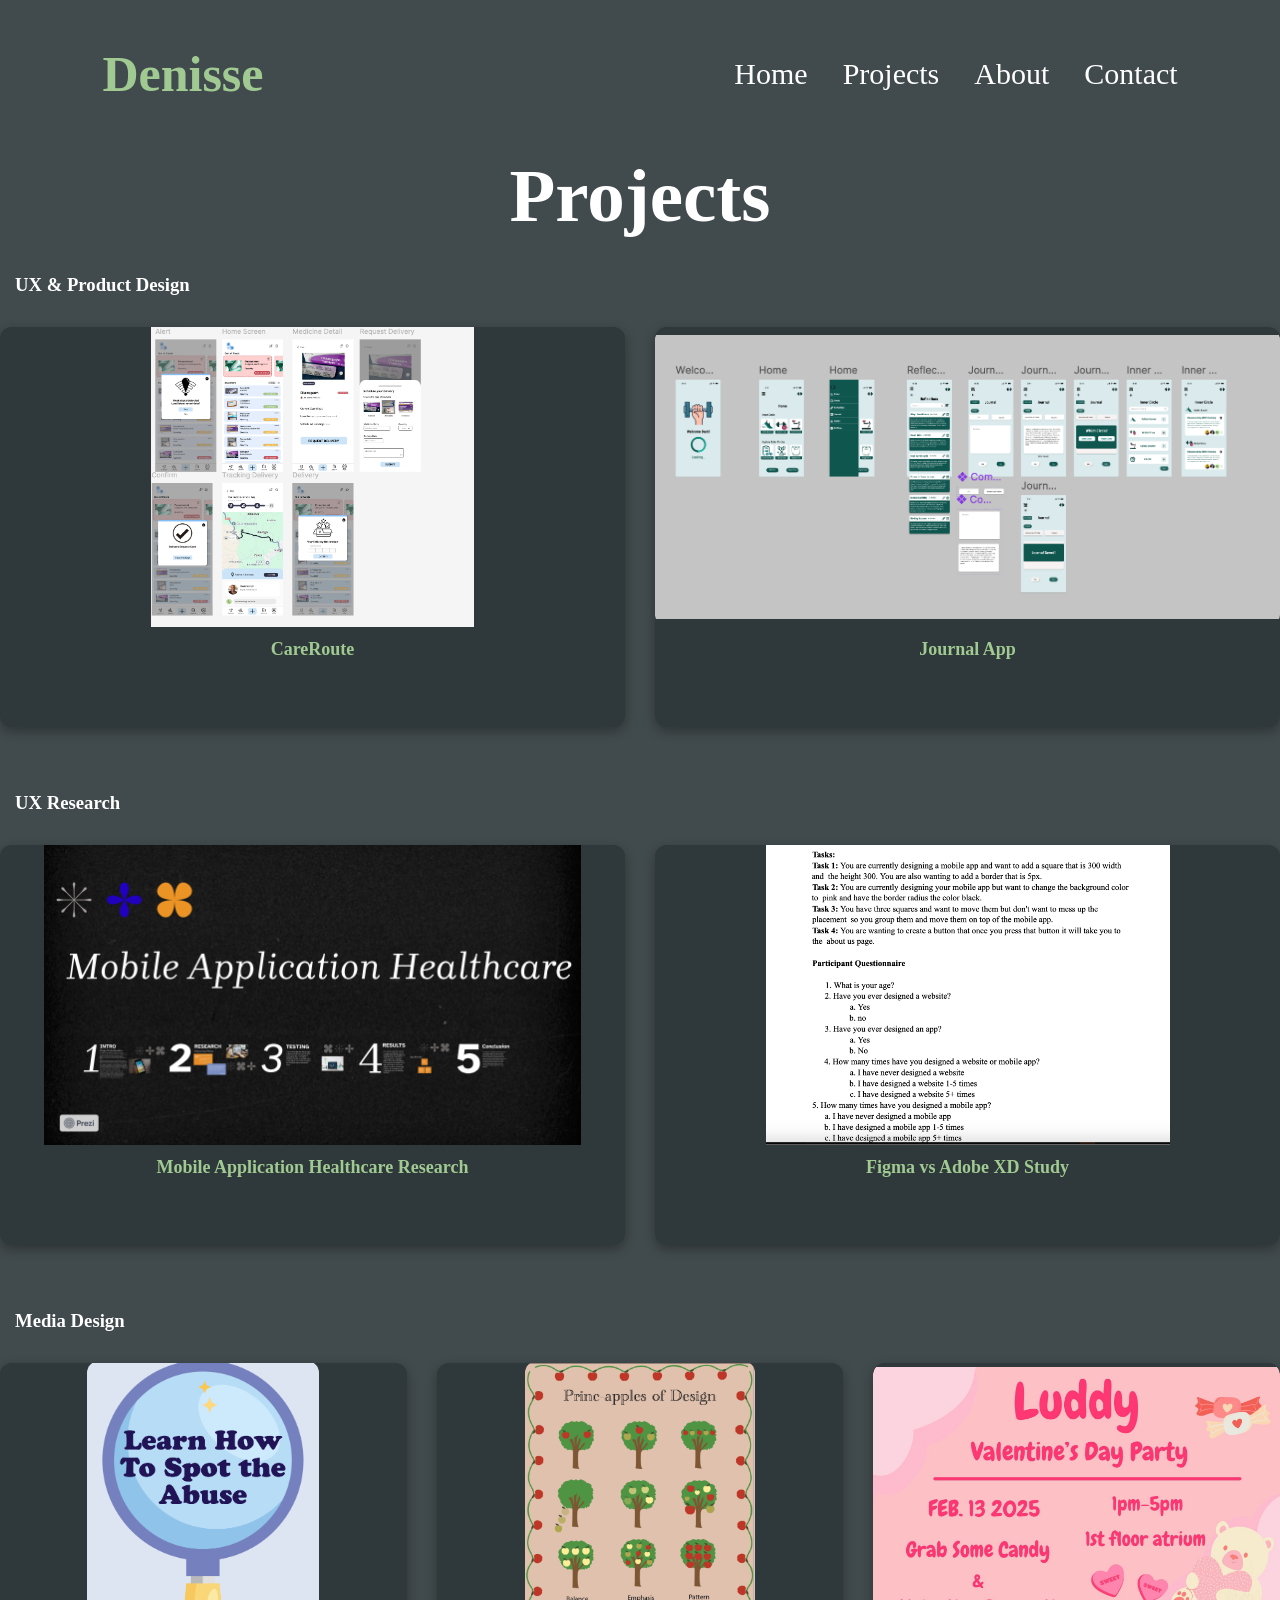
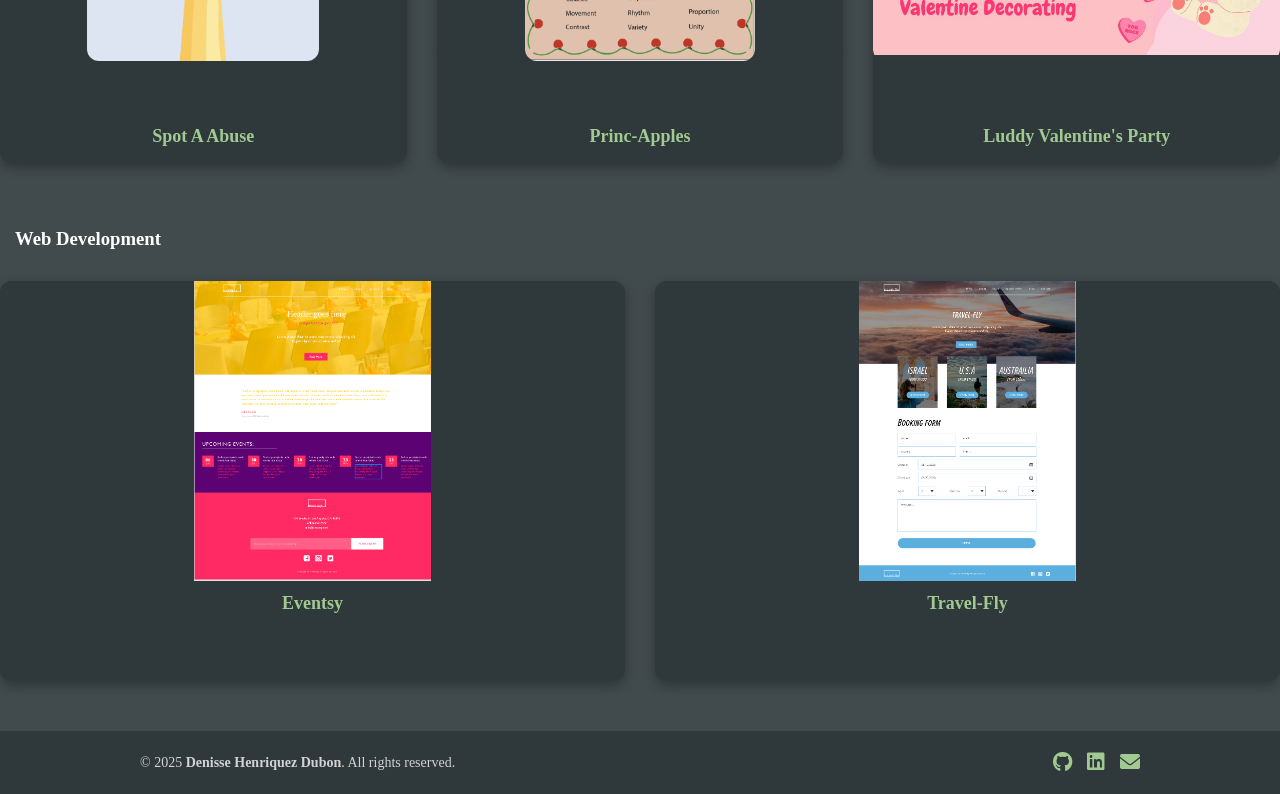
<file: project.html>
<!DOCTYPE html>
<html lang="en">
  <head>
    <meta charset="UTF-8" />
    <meta http-equiv="X-UA-Compatible" content="IE=edge" />
    <meta name="viewport" content="width=device-width, initial-scale=1.0" />
    <title>Portfolio | Projects</title>

    <!-- Icons & Fonts -->
    <link
      href="https://unpkg.com/boxicons@2.1.4/css/boxicons.min.css"
      rel="stylesheet"
    />
    <link
      rel="stylesheet"
      href="https://cdnjs.cloudflare.com/ajax/libs/font-awesome/6.0.0/css/all.min.css"
      integrity="sha512-9usAa10IRO0HhonpyAIVpjrylPvoDwiPUiKdWk5t3PyolY1cOd4DSE0Ga+ri4AuTroPR5aQvXU9xC6qOPnzFeg=="
      crossorigin="anonymous"
      referrerpolicy="no-referrer"
    />
    <link rel="stylesheet" href="css/styles.css" />
  </head>

  <body>
    <div class="fullsite">
      <!-- Navbar -->
      <nav class="navbar">
        <a href="#" class="logo">Denisse</a>
        <ul>
          <li><a href="index.html">Home</a></li>
          <li><a href="project.html">Projects</a></li>
          <li><a href="about.html">About</a></li>
          <li><a href="contact.html">Contact</a></li>
        </ul>
      </nav>

      <section id="project">
        <div class="title">
          <h2>Projects</h2>
        </div>



        <!-- 🧠 UX Design / Research -->
        <h3>UX  & Product Design</h3>
        <div class="project-grid">

          <div class="project-card">
            <a href="https://www.figma.com/design/5SbbVyN63X48gxq1blIV2e/CareRoute-Lo-Fi?node-id=151-2&t=vrTww8AcbWcT3m0t-1" target="_blank">
              <div class="project-image">
                <img src="images/CareRoute.png" alt="Mentor Me Collective UX" />
              </div>
              <div class="project-overlay">
                <p>
                  CareRoute is a project where I work with 2 to create this. My team consists of UX Designer  with different specialties such as a Data Analyst, Product Manager, and UX Researcher. In this project I help with the research to understand the user needs to which I created a persona for my findings. I also focus on the high-fidelity prototype of this project.  While also attending weekly meetings where we went over what we did to give feedback and implemented those changes.
                </p>
              </div>
              <h4>CareRoute</h4>
            </a>
          </div>


                    <div class="project-card">
            <a href="https://www.figma.com/design/BcIJhtc1yDzuFQ1oqSIzMW/Dynamic-Prototype?node-id=169-310&t=c6ej2lyeQuYSNH7u-1" target="_blank">
              <div class="project-image">
                <img src="images/journal.jpg" alt="journal app ux" />
              </div>
              <div class="project-overlay">
                <p>
                  The Journal App is a project that I work in a team of 4. In this project I work on the User flow to map out how the app would work. I also did the Low-fidelty which I conducted 3 usability testing to which I incorprated in the high fidely protoype. In the high fidelty protoype I did the Welcome, Home, and the Journal Start, and Journal which circle. After that was completed I did a quick and dirty usability test on 1 user.
                </p>
              </div>
              <h4>Journal App</h4>
            </a>
          </div>



        </div>






                <!-- 🧠 UX Design / Research -->
        <h3>UX Research</h3>
        <div class="project-grid">
          <div class="project-card">
            <a
              href="https://prezi.com/view/VB7rbfQXzeWh2zA6ICDk/"
              target="_blank"
            >
              <div class="project-image">
                <img src="images/mobile.png" alt="Mobile Healthcare Research" />
              </div>
              <div class="project-overlay">
                <p>
                  During my internship with Life-Health Science partner Riley Children Hospital I had the opportunity to research 10 healthcare apps across the world. I had to read various articles from the National Institutes of Health to find the information I needed. After reading over the articles I gathered the necessary information needed to then search for the healthcare apps to see if they were available to be downloaded and used by using the apple store, google play, and on internet search. The purpose for this research was to determine how many healthcare apps were still available to be used, so that it can help be examples of a blueprint for future healthcare apps. 
                </p>
              </div>
              <h4>Mobile Application Healthcare Research</h4>
            </a>
          </div>

          <div class="project-card">
            <a
              href="https://docs.google.com/document/d/10V6Jc3dsNAdXqCia0O8Db9i2PoqkqQixKW81vkpHgF8/edit?usp=sharing"
              target="_blank"
            >
              <div class="project-image">
                <img src="images/Script.png" alt="Figma vs Adobe XD" />
              </div>
              <div class="project-overlay">
                <p>
                  During my Usability Research I created four tasks to be completed by ten different users to determine which application was more user friendly. I create two different types of script to be tailored for in person testing or virtual testing. These scripts help to stay on track without giving more or less information to the users. I also had users complete the SUS form to be later calculated using Excel. In my finding it was concluded that Adobe XD was more user-friendly than Figma.
                </p>
              </div>
              <h4>Figma vs Adobe XD Study</h4>
            </a>
          </div>




        </div>

        <!-- 🎬 Media Design -->
        <h3>Media Design</h3>
        <div class="project-grid">
          <div class="project-card">
            <div class="project-image">
              <a href="https://express.adobe.com/id/urn:aaid:sc:US:5ad13028-08a5-4778-9258-bb0c5c9666c3?accept=true%3Fpreload%3Dsharesheet&learn=creative-exercises&category=search" target="_blank">
              <img src="images/SpotAAbuse.jpeg" alt="Spot A Abuse Campaign" />
            </div>
            <div class="project-overlay">
              <p>
                Spot A Abuse was a media project to help spread more awareness of various types of abuse. This was a flyer created to help tailor to a younger audience of ways to spot different types of abuse. I used Adobe Express to create this flyer.
              </p>
            </div>
            <h4>Spot A Abuse</h4>
            </a>
          </div>

          <div class="project-card">
            <div class="project-image">
              <a href="https://www.canva.com/design/DAGrOmO6ix8/ZA_YpcpAnMAMIWYw01l99Q/edit?utm_content=DAGrOmO6ix8&utm_campaign=designshare&utm_medium=link2&utm_source=sharebutton">
              <img src="images/princ-apples.png" alt="Princ-Apples Design" />
            </div>
            <div class="project-overlay">
              <p>
                Princ-Apple is a media project to showcase the 10 principles of design in a more fun and creative way. In this project I used Adobe Illustrator to create this design.

              </p>
            </div>
            <h4>Princ-Apples</h4>
            </a>
          </div>

          <div class="project-card">
            <div class="project-image">
              <a
                href="https://www.canva.com/design/DAGeKYZk3Ag/foteMduS_C3pxkDKuFdjVQ/edit?utm_content=DAGeKYZk3Ag&utm_campaign=designshare&utm_medium=link2&utm_source=sharebutton"
                target="_blank"
              >
              <img src="images/1.jpg" alt="Luddy " />
            </div>
            <div class="project-overlay">
              <p>
                In the Luddy Valentine Party I was tasked to create a flyer to be showcased on my school TV to promote students to join the Valentine Party. I used Canva to make this flyer where we got quite a few students to come and participate.  
              </p>
            </div>
            <h4>Luddy Valentine's Party</h4>
            </a>
          </div>
        </div>
      </section>

              <!-- 🌍 Web Development -->
        <h3>Web Development</h3>
        <div class="project-grid">
          <div class="project-card">
            <a href="https://eventsy.netlify.app/#home" target="_blank">
              <div class="project-image">
                <img src="images/events.jpg" alt="Eventsy Website" />
              </div>
              <div class="project-overlay">
                <p>
                  In the Eventsy website I was the front-end developer for this website. In this website I focus on coding the home, about, gallery, blog, and contact page. In addition to that the website is responsive so that it can fit to various types of screens. To create this website I used the app Visual Studio Code to code using html, css, and javascript.
                </p>
              </div>
              <h4>Eventsy</h4>
            </a>
          </div>

          <div class="project-card">
            <a href="https://travel-fly.netlify.app" target="_blank">
              <div class="project-image">
                <img src="images/travel.jpg" alt="Travel Fly Website" />
              </div>
              <div class="project-overlay">
                <p>
                  In Travel-Fly I was the front-end developer for this website. In this website I created the home, about, tours, special offers, blog, contact, and more information about the different tour packages that are available. The website is also responsive to fit for various screen sizes. To create this website I used the software Visual Studio Code to code using html and scss to develop this website.
                </p>
              </div>
              <h4>Travel-Fly</h4>
            </a>
          </div>


        </div>

      <!-- Footer -->
      <footer>
        <div class="footer-content">
          <p>
            &copy; 2025 <strong>Denisse Henriquez Dubon</strong>. All rights
            reserved.
          </p>
          <div class="footer-links">
            <a href="https://github.com/Denisse03" target="_blank"
              ><i class="fab fa-github"></i
            ></a>
            <a
              href="https://www.linkedin.com/in/denisse-henriquezdubon/"
              target="_blank"
              ><i class="fab fa-linkedin"></i
            ></a>
            <a href="mailto:denissehenriquez@hotmail.com"
              ><i class="fa-solid fa-envelope"></i
            ></a>
          </div>
        </div>
      </footer>
    </div>
  </body>
</html>
</file>
<file: css/styles.css>
@import url('https://fonts.googleapis.com/css2?family=Jost:wght@100..900;1,100..900&family=Poppins:wght@100;200;300;400;500;600;700;800;900&display=swap');

* {
 margin: 0;
 padding: 0;
 box-sizing: border-box;
}
html, body {
 height: 100%;
 background-color: #414a4c;

}
h1, h2, h3, h4, h5, h6, p {
 margin-bottom: 16px
}

.poppins-regular {
  font-family: "Poppins", sans-serif;
  font-weight: 400;
  font-style: normal;
}

body {
 min-height: 100vh;
 display: flex;
 justify-content: center;
 align-items: center;

}


.fullsite{
    width: 100%;
    height: 100%;
  }

.navbar{
  display: flex;
  align-items: center;
  justify-content: space-between;
  padding-top: 45px;
  padding-left: 8%;
  padding-right: 8%;
}

a{
  color: white;
  text-decoration: none;
}

.logo{
  color:#A0CA92;;
  font-size: 50px;
  font-weight: 700;
}
.navbar ul{
  display: flex;
}

.navbar ul li{
  list-style: none;
  margin-left: 35px;
}

.navbar ul li a{
  font-size: 30px;
  font-weight: 200;
  transition: .5s;
}

.navbar ul li a:hover{
  color: #A0CA92;
  transition: all ease-in-out .2s;
}

#home {
  display: flex;
  flex-direction: column; 
  justify-content: center; 
  align-items: center; 
  gap: 50px;
  color: white;
  padding-top: 80px; 
  height: 100vh; 
}

.home-info h1{
  font-size: 55px;
}

.home-info h2{
  display: inline-block;
  font-size: 32px;
}

.home-info h2 span{
  position: relative;
  display: inline-block;
  color: #A0CA92;
}


.home-info .btn-sci{
  display: flex;
  align-items: center;
}

.btn{
  display: inline-block;
  margin-left: 10px;
  padding: 10px 30px;
  background-color: #A0CA92;
  border-radius: 40px;
  font-size: 16px;
  color: white;
}

.home-info .btn-sci .sci{
  margin-left: 20px;
}

.home-info .btn-sci .sci a{
  display: inline-flex;
  padding: 8px;
  border: 2px solid #A0CA92;
  border-radius: 50%;
  font-size: 20px;
  color: #A0CA92;
  margin: 0 8px;
  transition: .5s;
}

#about{
  display: flex;
  flex-direction: column; 
  justify-content: center; 
  align-items: center; 
  color: white;
  height: 100vh; 
}

#about img{
  height: auto;
  width: 350px;
  margin-right: 70px;
  border-radius: 15px;
}

.main{
  width: 1130px;
  max-width: 95%;
  margin: 0 auto;
  display: flex;
  align-items: center;
  justify-content: space-around;
}

.about_text{
  width: 550px;
}

h2 {
 color: white;
 font-size: 75px;
 margin-bottom: 20px;
}

 .about_bio{
  color: white;
  font-size: 18px;
  letter-spacing: 1px;
  margin-bottom: 45px;
}

.skills {
  display: flex;
  flex-wrap: wrap;
  gap: 12px;
  margin-top: 15px;
  max-width: 700px;
}

.skills span {
  background-color: #2f383a;
  color: #A0CA92;
  padding: 8px 14px;
  border-radius: 20px;
  font-size: 14px;
  font-weight: 500;
  letter-spacing: 0.5px;
  transition: all 0.3s ease;
}

.skills span:hover {
  background-color: #A0CA92;
  color: #2f383a;
  cursor: default;
}


/* .know{
  display: flex;
  justify-content: space-evenly;
  margin-bottom: 10px;
  width: 800px;
  height: 40px;
  color: white;
  font-size: 30px;
}

.knowText{
  display: flex;
  justify-content: space-evenly;
  margin-bottom: 10px;
  width: 800px;
  height: 40px;
  color: white;
  font-size: 15px;
} */



/* Project Section */
#projects {
  background-color: #414a4c;
  padding: 80px 40px;
  color: white;
}

 h3{
  padding: 15px;
  color: white;
}

 .title  {
  text-align: center;
  font-size: 48px;
  color: #A0CA92;
  margin-top: 50px;
}

.project-category {
  font-size: 28px;
  color: #A0CA92;
  margin: 50px 0 20px;
  text-align: left;
}

/* Project Grid Layout */
.project-grid {
  display: grid;
  grid-template-columns: repeat(auto-fit, minmax(300px, 1fr));
  gap: 30px;
  margin-bottom: 50px;
}

/* Project Cards */
.project-card {
  position: relative;
  overflow: hidden;
  border-radius: 12px;
  background-color: #2f383a;
  box-shadow: 0 4px 12px rgba(0, 0, 0, 0.3);
  transition: transform 0.3s ease, box-shadow 0.3s ease;
  height: 400px; /* consistent card height */
  display: flex;
  flex-direction: column;
  justify-content: space-between;
}

.project-image {
  width: 100%;
  height: 300px; /* fixed image area */
  display: flex;
  align-items: center;
  justify-content: center;
  background-color: #2f383a;
  border-radius: 12px;
  overflow: hidden;
}

.project-image img {
  width: 100%;
  /* height: 100%; */
  object-fit: contain; /* keeps full image visible */
  object-position: center;
  border-radius: 12px;
  background-color: #2f383a;
}



.project-card:hover {
  transform: translateY(-5px);
  box-shadow: 0 6px 18px rgba(0, 0, 0, 0.4);
}

/* Overlay on Hover */
.project-overlay {
  position: absolute;
  top: 0;
  left: 0;
  width: 100%;
  height: 100%;
  background: rgba(0, 0, 0, 0.7);
  color: #fff;
  display: flex;
  justify-content: center;
  align-items: center;
  text-align: center;
  padding: 20px;
  opacity: 0;
  transition: opacity 0.4s ease;
  border-radius: 12px;
}

.project-card:hover .project-overlay {
  opacity: 1;
}

/* Project Titles */
.project-card h4 {
  text-align: center;
  font-size: 18px;
  margin-top: 12px;
  color: #A0CA92;
}



/* Responsive */
@media (max-width: 768px) {
  #projects {
    padding: 50px 20px;
  }

  .project-category {
    text-align: center;
  }

  .project-card img {
    height: 250px;
  }

  .project-overlay p {
    font-size: 14px;
  }
}



  


.second-set{
  display: flex;
  width: 91%
}

.button-container {
  position: relative;
  width: calc(50% - 20px);
  margin: 20px;
  box-sizing: border-box;
}

.button-container img {
  width: 100%;
  height: 500px;
}

.overlay,
.overlays {
  position: absolute;
  top: 0;
  left: 0;
  width: 100%;
  height: 92.9%;
  background: rgba(0, 0, 0, 0.6);
  display: flex;
  justify-content: center;
  align-items: center;
  flex-direction: column;
  opacity: 0;
  transition: 0.6s;
  color: #fff;
}

.button-container:hover .overlay,
.button-container:hover .overlays {
  opacity: 1;
}


p, h4{
  color:white;
}

img {
  width: 300px;
  height: 300px;
} */




/* Contact Section */
#contact {
  display: flex;
  flex-direction: column;
  align-items: center;
  gap: 30px;
  color: white;
  padding: 80px 20px;
  text-align: center;
}

#contact .title h2 {
  color: white;
 font-size: 75px;
}

#contact .title p {
  font-size: 16px;
  color: #d3d3d3;
  max-width: 600px;
  margin: 0 auto;
}

.contactBox {
  display: flex;
  justify-content: space-between;
  align-items: flex-start;
  gap: 50px;
  margin-top: 30px;
  flex-wrap: wrap;
  max-width: 1000px;
  width: 100%;
}

/* Contact Section Layout */
#contact {
  color: white;
  padding: 100px 10%;
  background-color: #414a4c;
  text-align: center;
}

#contact .title h2 {
  font-size: 75px;
  margin-bottom: 10px;
}

#contact .title p {
  font-size: 18px;
  color: #d3d3d3;
  margin-bottom: 40px;
  max-width: 600px;
  margin-left: auto;
  margin-right: auto;
}

/* Contact Container */
.contact-container {
  display: flex;
  justify-content: center;
  align-items: flex-start;
  gap: 60px;
  flex-wrap: wrap;
  max-width: 1000px;
  margin: 0 auto;
}

/* Contact Form */
.contact-form {
  flex: 1;
  min-width: 320px;
  display: flex;
  flex-direction: column;
  gap: 15px;
}

.contact-form input,
.contact-form textarea {
  padding: 12px;
  border: none;
  border-radius: 8px;
  font-size: 16px;
  font-family: "Poppins", sans-serif;
  outline: none;
  background: #2f383a;
  color: white;
  transition: 0.3s ease;
}

.contact-form input::placeholder,
.contact-form textarea::placeholder {
  color: #bbb;
}

.contact-form input:focus,
.contact-form textarea:focus {
  border: 2px solid #A0CA92;
  background: #414a4c;
}

.contact-form button {
  background-color: #A0CA92;
  color: white;
  padding: 12px;
  border: none;
  border-radius: 25px;
  font-size: 16px;
  cursor: pointer;
  transition: 0.3s ease;
}

.contact-form button:hover {
  background-color: white;
  color: #2f383a;
}

/* Contact Details */
.contact-details {
  flex: 1;
  min-width: 250px;
  font-size: 16px;
  color: white;
  display: flex;
  flex-direction: column;
  gap: 15px;
  text-align: left;
}

.contact-details i {
  margin-right: 8px;
  color: #A0CA92;
}

.contact-details a {
  color: #A0CA92;
  text-decoration: none;
  transition: 0.3s ease;
}

.contact-details a:hover {
  color: white;
}

/* Responsive */
@media (max-width: 768px) {
  #contact {
    padding: 60px 5%;
  }

  .contact-container {
    flex-direction: column;
    align-items: center;
    gap: 40px;
  }

  .contact-form,
  .contact-details {
    width: 100%;
    text-align: center;
  }

  .contact-details {
    text-align: center;
  }
}


 a{
  text-decoration: none;
 }

footer {
  width: 100%;
  background-color: #2f383a; /* darker shade for contrast */
  padding: 20px 0;
  display: flex;
  justify-content: center;
  align-items: center;
}

.footer-content {
  width: 80%;
  max-width: 1000px; 
   display: flex; 
 justify-content: space-between; 
align-items: center;
  flex-wrap: wrap;
  text-align: center; 
}


footer p {
  color: #d3d3d3;
  font-size: 14px;
  margin: 0;
}

.footer-links {
  display: flex;
  gap: 15px;

}

.footer-links a {
  color: #A0CA92;
  font-size: 20px;
  transition: color 0.3s ease;
}

.footer-links a:hover {
  color: white;
}

/* Responsive footer for small screens */
@media (max-width: 600px) {
  .footer-content {
    flex-direction: column;
    gap: 10px;
  }

  footer p {
    font-size: 13px;
  }

  .footer-links a {
    font-size: 18px;
  }
}



 /* footer{
  width: 100%;
  background-color: #729b79;
  display: flex;
  justify-content: center;
  align-items: center;
}

.copy{
  width: 550px;
  padding: 35px;
  padding-left: 150px;
} */


.wrapper {
  display: flex;

}

.wrapper .static-txt {
  color: white;
 
}

.wrapper .dynamic-txt {
  margin-left: 15px;
}

.dynamic-txt li {
  list-style: none;
  color:  #A0CA92;
  font-size: 35px;
  position: relative;
}

.dynamic-txt li {
  position: relative;
}

.dynamic-txt li::after {
  content: "";
  position: absolute;
  left: 0;
  height: 100%;
  width: 100%;
  background-color: #414a4c;
  border-left: 2px solid  #A0CA92;
  animation: typing 3s steps(10) infinite;
}

@keyframes typing {
  40%, 60% {
      left: calc(100% + 30px);
  }
  100%{
      left: 0;
  }
}

@media screen and (max-width: 768px) {
  .hero {
    padding: 15px;
  }
  .text {
    font-size: 20px;
    margin-top: 10px;
  }
  .static-txt, .dynamic-txt  li {
    font-size: 10px;
  }

  .social {
    margin-top: 20px;
    gap: 15px;
  }

  .social h6 {
    font-size: 16px;
  }

  .viewProject {
    font-size: 14px;
    padding: 6px 12px;
  }

  #arrow {
    font-size: 28px;
    margin-top: 20px;
  }

  .button-container {
    width: 100%;
    margin: 20px 0;
  }

  .button-container img {
    height: 350px; 
  }

  p {
    font-size: 12px; 
    padding: 10px;
  }

  .overlay,
  .overlays {
    height: 80%;
    justify-content: flex-start; 
  }

  h4 {
    font-size: 16px;
  }

  #project {
    padding: 20px;
  }
    #about {
  padding: 20px;
}

.main {
  flex-direction: column;
  text-align: center;
}

.about-text {
  max-width: 100%;
  padding: 10px;
}

.about-text h2 {
  font-size: 28px;
}

.about_bio {
  font-size: 16px;
}

h6 {
  font-size: 18px;
  flex-direction: column-reverse;
  align-items: baseline;
}

.know {
  gap: 10px;
  flex-direction: column-reverse;
  align-items: baseline;
}

.know i {
  font-size: 15px;
  flex-direction: column-reverse;
}

.knowText p {
  font-size: 0px;
}

#contact {
  padding: 200px;
}


.contact_info .form h2 {
  font-size: 28px;
}


.contactBox .email,
.contactBox  {
  font-size: 16px;
  flex-direction: column;
  align-items: center;
}


}
</file>
